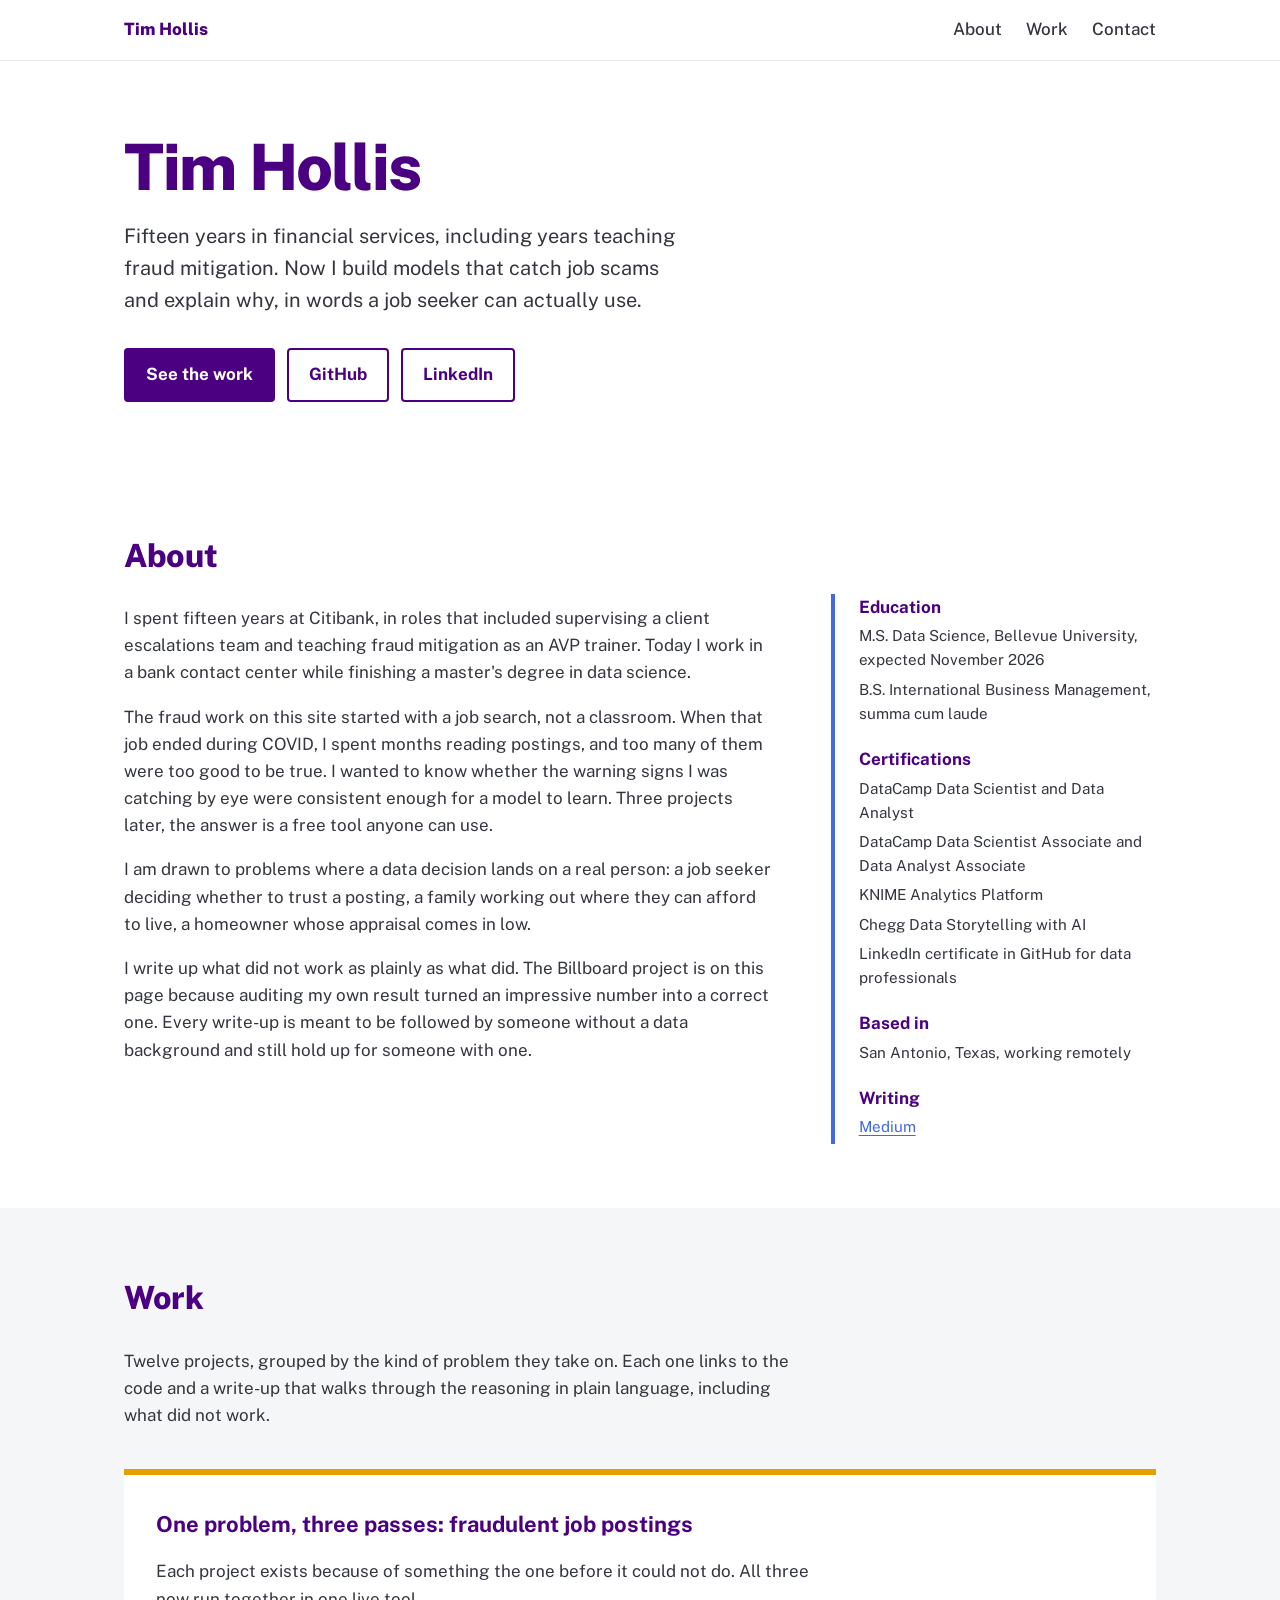
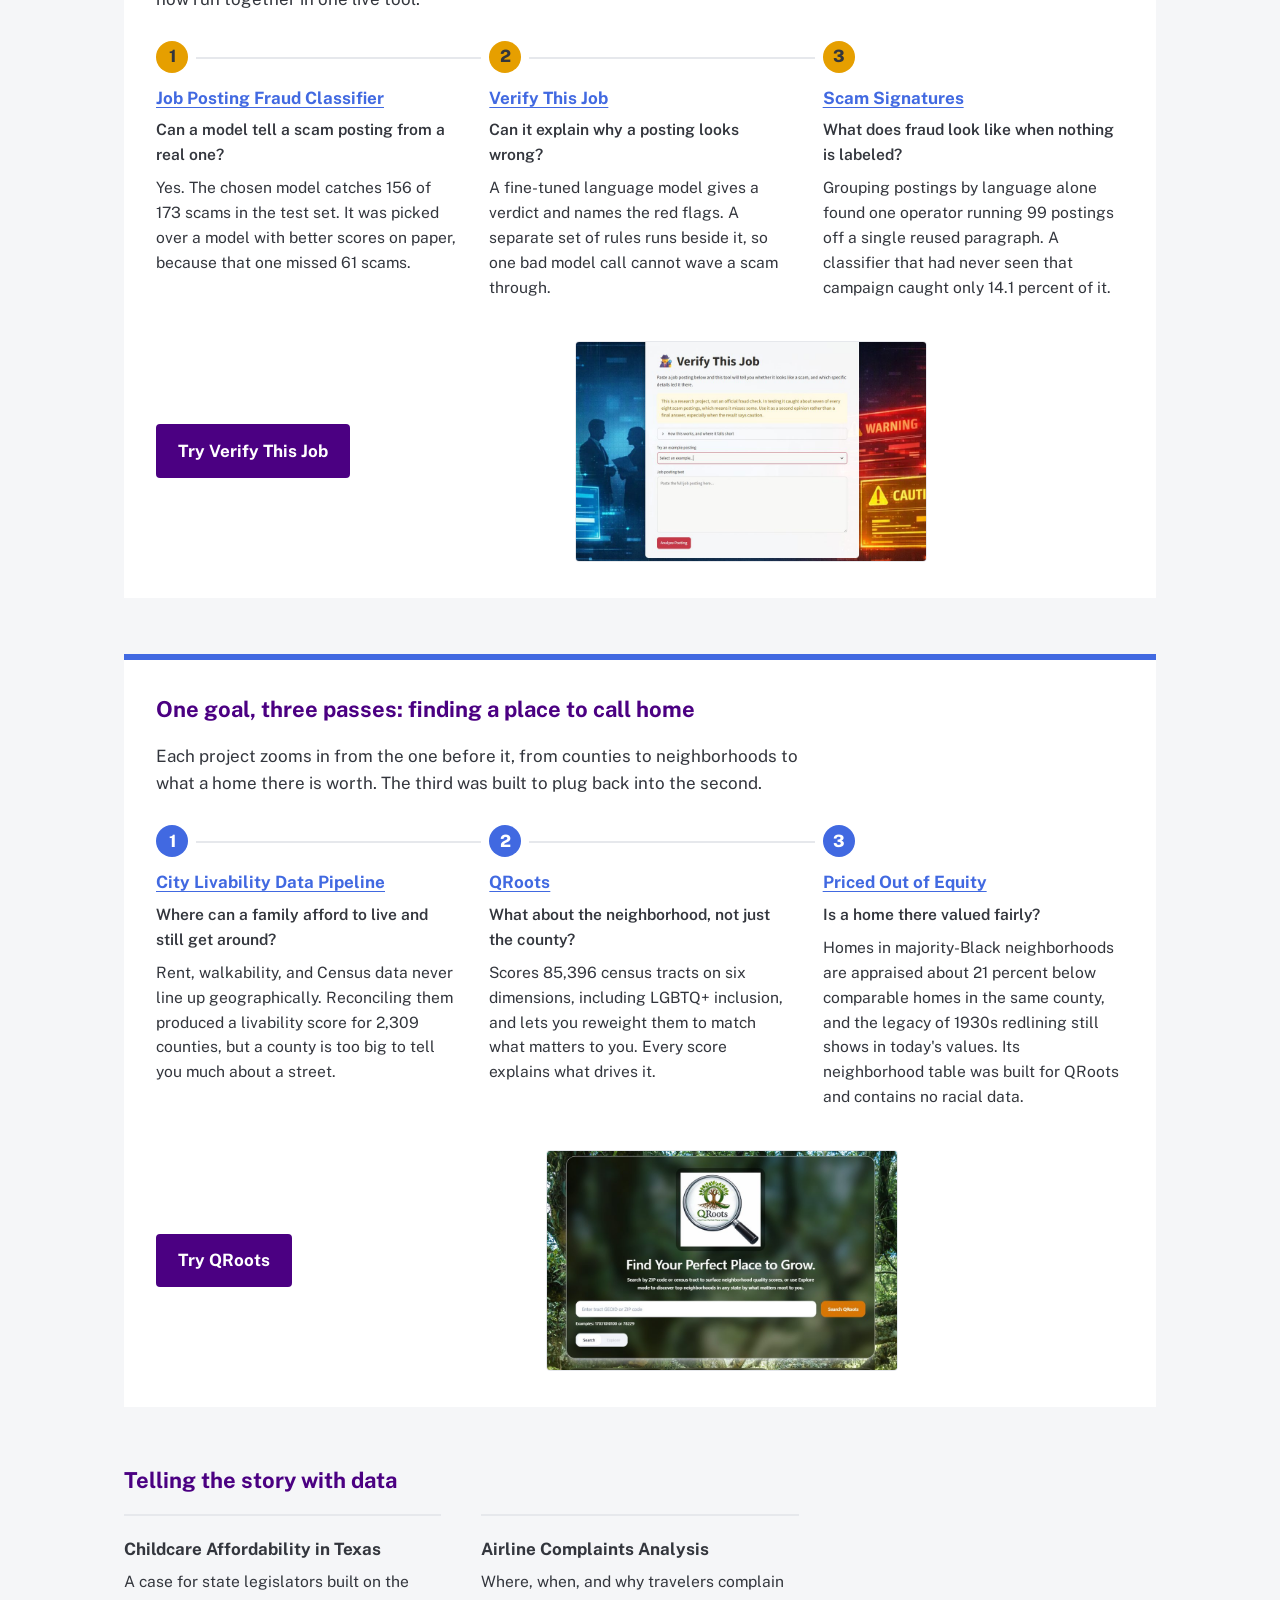
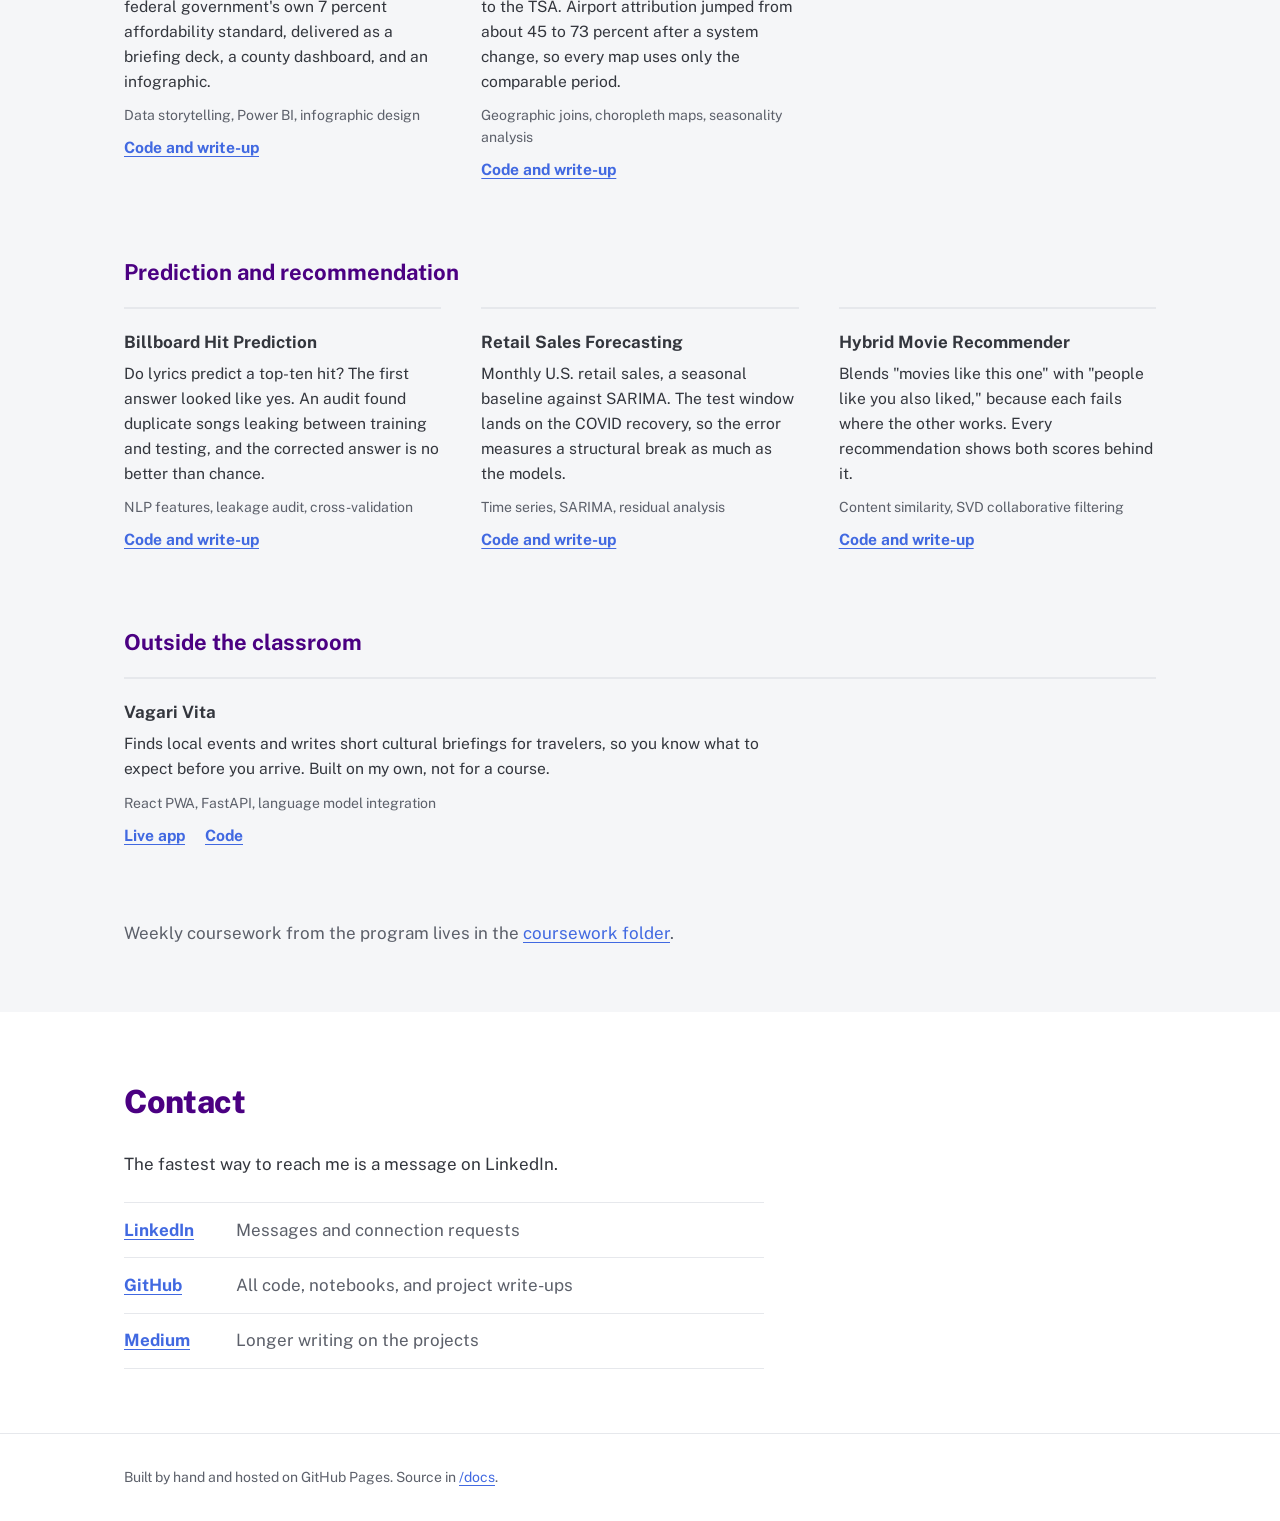
<file: docs/index.html>
<!DOCTYPE html>
<html lang="en">
<head>
  <meta charset="utf-8">
  <meta name="viewport" content="width=device-width, initial-scale=1">
  <title>Tim Hollis | Data Science Portfolio</title>
  <meta name="description" content="Data science portfolio of Tim Hollis: fraud detection, housing and place, data storytelling, and forecasting.">
  <link rel="preconnect" href="https://fonts.googleapis.com">
  <link rel="preconnect" href="https://fonts.gstatic.com" crossorigin>
  <link href="https://fonts.googleapis.com/css2?family=Public+Sans:wght@400;500;700;800&family=Source+Serif+4:opsz,wght@8..60,400;8..60,600&display=swap" rel="stylesheet">
  <link rel="stylesheet" href="style.css">
</head>
<body>

  <a class="skip-link" href="#main">Skip to content</a>

  <header class="site-nav">
    <div class="wrap nav-inner">
      <a class="nav-name" href="#top">Tim Hollis</a>
      <nav aria-label="Sections">
        <a href="#about">About</a>
        <a href="#work">Work</a>
        <a href="#contact">Contact</a>
      </nav>
    </div>
  </header>

  <main id="main">

    <section class="hero" id="top">
      <div class="wrap">
        <h1>Tim Hollis</h1>
        <p class="lede">
          Fifteen years in financial services, including years teaching fraud mitigation.
          Now I build models that catch job scams and explain why, in words a job seeker
          can actually use.
        </p>
        <div class="hero-actions">
          <a class="btn btn-primary" href="#work">See the work</a>
          <a class="btn btn-secondary" href="https://github.com/TTHollis">GitHub</a>
          <a class="btn btn-secondary" href="https://www.linkedin.com/in/timothy-hollis">LinkedIn</a>
        </div>
      </div>
    </section>

    <section class="section" id="about">
      <div class="wrap about-grid">
        <div class="about-text">
          <h2>About</h2>
          <p>
            I spent fifteen years at Citibank, in roles that included supervising a client
            escalations team and teaching fraud mitigation as an AVP trainer. Today I work in a
            bank contact center while finishing a master's degree in data science.
          </p>
          <p>
            The fraud work on this site started with a job search, not a classroom. When that job
            ended during COVID, I spent months reading postings, and too many of them were too
            good to be true. I wanted to know whether the warning signs I was catching by eye were
            consistent enough for a model to learn. Three projects later, the answer is a free tool
            anyone can use.
          </p>
          <p>
            I am drawn to problems where a data decision lands on a real person: a job seeker
            deciding whether to trust a posting, a family working out where they can afford to
            live, a homeowner whose appraisal comes in low.
          </p>
          <p>
            I write up what did not work as plainly as what did. The Billboard project is on this
            page because auditing my own result turned an impressive number into a correct one.
            Every write-up is meant to be followed by someone without a data background and still
            hold up for someone with one.
          </p>
        </div>

        <dl class="facts">
          <div>
            <dt>Education</dt>
            <dd>M.S. Data Science, Bellevue University, expected November 2026</dd>
            <dd>B.S. International Business Management, summa cum laude</dd>
          </div>
          <div>
            <dt>Certifications</dt>
            <dd>DataCamp Data Scientist and Data Analyst</dd>
            <dd>DataCamp Data Scientist Associate and Data Analyst Associate</dd>
            <dd>KNIME Analytics Platform</dd>
            <dd>Chegg Data Storytelling with AI</dd>
            <dd>LinkedIn certificate in GitHub for data professionals</dd>
          </div>
          <div>
            <dt>Based in</dt>
            <dd>San Antonio, Texas, working remotely</dd>
          </div>
          <div>
            <dt>Writing</dt>
            <dd><a href="https://medium.com/@TTHollis">Medium</a></dd>
          </div>
        </dl>
      </div>
    </section>

    <section class="section section-alt" id="work">
      <div class="wrap">
        <h2>Work</h2>
        <p class="section-intro">
          Twelve projects, grouped by the kind of problem they take on. Each one links to the code
          and a write-up that walks through the reasoning in plain language, including what did
          not work.
        </p>

        <article class="featured" aria-labelledby="featured-title">
          <h3 id="featured-title">One problem, three passes: fraudulent job postings</h3>
          <p class="featured-intro">
            Each project exists because of something the one before it could not do. All three
            now run together in one live tool.
          </p>
          <ol class="phases">
            <li>
              <h4><a href="https://github.com/TTHollis/DataSciencePortfolio/tree/main/projects/JobPostingFraudClassifier">Job Posting Fraud Classifier</a></h4>
              <p class="phase-q">Can a model tell a scam posting from a real one?</p>
              <p>Yes. The chosen model catches 156 of 173 scams in the test set. It was picked over
                a model with better scores on paper, because that one missed 61 scams.</p>
            </li>
            <li>
              <h4><a href="https://github.com/TTHollis/VerifyThisJob">Verify This Job</a></h4>
              <p class="phase-q">Can it explain why a posting looks wrong?</p>
              <p>A fine-tuned language model gives a verdict and names the red flags. A separate
                set of rules runs beside it, so one bad model call cannot wave a scam through.</p>
            </li>
            <li>
              <h4><a href="https://github.com/TTHollis/DataSciencePortfolio/tree/main/projects/ScamSignatures">Scam Signatures</a></h4>
              <p class="phase-q">What does fraud look like when nothing is labeled?</p>
              <p>Grouping postings by language alone found one operator running 99 postings off a
                single reused paragraph. A classifier that had never seen that campaign caught only
                14.1 percent of it.</p>
            </li>
          </ol>
          <div class="featured-cta">
            <a class="btn btn-primary" href="https://verifythisjob.streamlit.app">Try Verify This Job</a>
            <a class="preview" href="https://verifythisjob.streamlit.app" tabindex="-1" aria-hidden="true">
              <img src="img/preview-verifythisjob.jpg" alt="" width="960" height="600" loading="lazy">
            </a>
          </div>
        </article>

        <article class="featured featured-place" aria-labelledby="featured-place-title">
          <h3 id="featured-place-title">One goal, three passes: finding a place to call home</h3>
          <p class="featured-intro">
            Each project zooms in from the one before it, from counties to neighborhoods to what a
            home there is worth. The third was built to plug back into the second.
          </p>
          <ol class="phases">
            <li>
              <h4><a href="https://github.com/TTHollis/DataSciencePortfolio/tree/main/projects/CityLivabilityDataPipeline">City Livability Data Pipeline</a></h4>
              <p class="phase-q">Where can a family afford to live and still get around?</p>
              <p>Rent, walkability, and Census data never line up geographically. Reconciling them
                produced a livability score for 2,309 counties, but a county is too big to tell you
                much about a street.</p>
            </li>
            <li>
              <h4><a href="https://github.com/TTHollis/QRoots">QRoots</a></h4>
              <p class="phase-q">What about the neighborhood, not just the county?</p>
              <p>Scores 85,396 census tracts on six dimensions, including LGBTQ+ inclusion, and lets
                you reweight them to match what matters to you. Every score explains what drives it.</p>
            </li>
            <li>
              <h4><a href="https://github.com/TTHollis/PricedOutOfEquity">Priced Out of Equity</a></h4>
              <p class="phase-q">Is a home there valued fairly?</p>
              <p>Homes in majority-Black neighborhoods are appraised about 21 percent below comparable
                homes in the same county, and the legacy of 1930s redlining still shows in today's
                values. Its neighborhood table was built for QRoots and contains no racial data.</p>
            </li>
          </ol>
          <div class="featured-cta">
            <a class="btn btn-primary" href="https://qroots.onrender.com">Try QRoots</a>
            <a class="preview" href="https://qroots.onrender.com" tabindex="-1" aria-hidden="true">
              <img src="img/preview-qroots.jpg" alt="" width="960" height="600" loading="lazy">
            </a>
          </div>
        </article>

        <div class="group">
          <h3>Telling the story with data</h3>
          <div class="project-grid">
            <article class="project">
              <h4>Childcare Affordability in Texas</h4>
              <p>A case for state legislators built on the federal government's own 7 percent
                affordability standard, delivered as a briefing deck, a county dashboard, and an
                infographic.</p>
              <p class="methods">Data storytelling, Power BI, infographic design</p>
              <p class="links"><a href="https://github.com/TTHollis/DataSciencePortfolio/tree/main/projects/ChildcareAffordabilityTexas">Code and write-up</a></p>
            </article>
            <article class="project">
              <h4>Airline Complaints Analysis</h4>
              <p>Where, when, and why travelers complain to the TSA. Airport attribution jumped
                from about 45 to 73 percent after a system change, so every map uses only the
                comparable period.</p>
              <p class="methods">Geographic joins, choropleth maps, seasonality analysis</p>
              <p class="links"><a href="https://github.com/TTHollis/DataSciencePortfolio/tree/main/projects/AirlineComplaintsAnalysis">Code and write-up</a></p>
            </article>
          </div>
        </div>

        <div class="group">
          <h3>Prediction and recommendation</h3>
          <div class="project-grid">
            <article class="project">
              <h4>Billboard Hit Prediction</h4>
              <p>Do lyrics predict a top-ten hit? The first answer looked like yes. An audit found
                duplicate songs leaking between training and testing, and the corrected answer is
                no better than chance.</p>
              <p class="methods">NLP features, leakage audit, cross-validation</p>
              <p class="links"><a href="https://github.com/TTHollis/DataSciencePortfolio/tree/main/projects/BillboardHitPrediction">Code and write-up</a></p>
            </article>
            <article class="project">
              <h4>Retail Sales Forecasting</h4>
              <p>Monthly U.S. retail sales, a seasonal baseline against SARIMA. The test window
                lands on the COVID recovery, so the error measures a structural break as much as
                the models.</p>
              <p class="methods">Time series, SARIMA, residual analysis</p>
              <p class="links"><a href="https://github.com/TTHollis/DataSciencePortfolio/tree/main/projects/RetailSalesForecasting">Code and write-up</a></p>
            </article>
            <article class="project">
              <h4>Hybrid Movie Recommender</h4>
              <p>Blends "movies like this one" with "people like you also liked," because each
                fails where the other works. Every recommendation shows both scores behind it.</p>
              <p class="methods">Content similarity, SVD collaborative filtering</p>
              <p class="links"><a href="https://github.com/TTHollis/DataSciencePortfolio/tree/main/projects/HybridMovieRecommender">Code and write-up</a></p>
            </article>
          </div>
        </div>

        <div class="group">
          <h3>Outside the classroom</h3>
          <article class="project">
            <h4>Vagari Vita</h4>
            <p>Finds local events and writes short cultural briefings for travelers, so you know
              what to expect before you arrive. Built on my own, not for a course.</p>
            <p class="methods">React PWA, FastAPI, language model integration</p>
            <p class="links"><a href="https://vagarivita.onrender.com">Live app</a><a href="https://github.com/TTHollis/VagariVita">Code</a></p>
          </article>
        </div>

        <p class="work-footer">Weekly coursework from the program lives in the
          <a href="https://github.com/TTHollis/DataSciencePortfolio/tree/main/coursework">coursework folder</a>.</p>
      </div>
    </section>

    <section class="section" id="contact">
      <div class="wrap">
        <h2>Contact</h2>
        <p>The fastest way to reach me is a message on LinkedIn.</p>
        <ul class="contact-list">
          <li><a href="https://www.linkedin.com/in/timothy-hollis">LinkedIn</a><span>Messages and connection requests</span></li>
          <li><a href="https://github.com/TTHollis">GitHub</a><span>All code, notebooks, and project write-ups</span></li>
          <li><a href="https://medium.com/@TTHollis">Medium</a><span>Longer writing on the projects</span></li>
        </ul>
      </div>
    </section>

  </main>

  <footer class="site-footer">
    <div class="wrap">
      <p>Built by hand and hosted on GitHub Pages. Source in
        <a href="https://github.com/TTHollis/DataSciencePortfolio/tree/main/docs">/docs</a>.</p>
    </div>
  </footer>

</body>
</html>
</file>
<file: docs/style.css>
:root {
  --royal-blue: #4169E1;
  --purple: #4B0082;
  --forest-green: #228B22;
  --amber: #E69F00;
  --light-gray: #E6E8EC;
  --dark-gray: #33363D;

  --bg: #FFFFFF;
  --surface: #F5F6F8;
  --text: var(--dark-gray);
  --muted: #5C606A;

  --sans: 'Public Sans', system-ui, -apple-system, 'Segoe UI', Arial, sans-serif;
  --serif: 'Source Serif 4', Georgia, 'Times New Roman', serif;

  --wrap: 1080px;
  --nav-h: 3.75rem;
  color-scheme: light;
}

*, *::before, *::after { box-sizing: border-box; }

html { scroll-behavior: smooth; }
@media (prefers-reduced-motion: reduce) { html { scroll-behavior: auto; } }

body {
  margin: 0;
  font-family: var(--sans);
  font-size: 1.0625rem;
  line-height: 1.6;
  color: var(--text);
  background: var(--bg);
}

img { max-width: 100%; height: auto; }

a { color: var(--royal-blue); text-underline-offset: 0.18em; }
a:hover { color: var(--purple); }
:focus-visible { outline: 3px solid var(--amber); outline-offset: 2px; }

.wrap { max-width: var(--wrap); margin: 0 auto; padding: 0 1.5rem; }

.skip-link {
  position: absolute; left: -999px; top: 0.5rem;
  background: var(--purple); color: #fff; padding: 0.5rem 1rem; z-index: 20;
}
.skip-link:focus { left: 0.5rem; }

/* Nav */
.site-nav {
  position: sticky; top: 0; z-index: 10;
  background: var(--bg);
  border-bottom: 1px solid var(--light-gray);
}
.nav-inner {
  display: flex; align-items: center; justify-content: space-between;
  height: var(--nav-h);
}
.nav-name { font-weight: 800; color: var(--purple); text-decoration: none; }
.site-nav nav { display: flex; gap: 1.5rem; }
.site-nav nav a { color: var(--text); text-decoration: none; font-weight: 500; }
.site-nav nav a:hover { color: var(--royal-blue); text-decoration: underline; }

section[id] { scroll-margin-top: var(--nav-h); }

/* Hero */
.hero { padding: 4.5rem 0 4rem; }
.hero h1 {
  font-size: clamp(2.5rem, 6vw, 4rem);
  line-height: 1.05;
  font-weight: 800;
  color: var(--purple);
  margin: 0 0 1.25rem;
  letter-spacing: -0.02em;
}
.lede { font-size: 1.25rem; max-width: 46ch; margin: 0 0 2rem; }

.hero-actions { display: flex; flex-wrap: wrap; gap: 0.75rem; }
.btn {
  display: inline-block;
  padding: 0.7rem 1.25rem;
  border-radius: 4px;
  font-weight: 700;
  text-decoration: none;
  border: 2px solid var(--purple);
}
.btn-primary { background: var(--purple); color: #fff; }
.btn-primary:hover { background: var(--royal-blue); border-color: var(--royal-blue); color: #fff; }
.btn-secondary { background: transparent; color: var(--purple); }
.btn-secondary:hover { background: var(--surface); color: var(--purple); }

/* Sections */
.section { padding: 4rem 0; }
.section-alt { background: var(--surface); }
.section h2 {
  font-size: 2rem;
  font-weight: 800;
  color: var(--purple);
  margin: 0 0 1.5rem;
  letter-spacing: -0.01em;
}
.section p { max-width: 68ch; }
.placeholder { color: var(--muted); }

/* Contact */
.contact-list { list-style: none; padding: 0; margin: 1.5rem 0 0; max-width: 40rem; }
.contact-list li {
  display: flex; flex-wrap: wrap; align-items: baseline; gap: 0.25rem 1rem;
  padding: 0.85rem 0;
  border-top: 1px solid var(--light-gray);
}
.contact-list li:last-child { border-bottom: 1px solid var(--light-gray); }
.contact-list a { font-weight: 700; min-width: 6rem; }
.contact-list span { color: var(--muted); }

/* Footer */
.site-footer { padding: 2rem 0; border-top: 1px solid var(--light-gray); font-size: 0.875rem; color: var(--muted); }
.site-footer p { margin: 0; }

/* Mobile */
@media (max-width: 820px) {
  .hero { padding: 3rem 0; }
    .site-nav nav { gap: 1rem; }
}

/* Work */
.section-intro { margin: 0 0 2.5rem; }
.section h3 { font-size: 1.375rem; font-weight: 700; color: var(--purple); margin: 0 0 1rem; }
.section h4 { font-size: 1.0625rem; font-weight: 700; margin: 0 0 0.4rem; }

.featured {
  --accent: var(--amber);
  --accent-ink: var(--dark-gray);
  background: var(--bg);
  border-top: 6px solid var(--accent);
  padding: 2rem 2rem 2.25rem;
  margin-bottom: 3.5rem;
}

.featured-place {
  --accent: var(--royal-blue);
  --accent-ink: #fff;
}

.featured-intro { margin: 0 0 1.75rem; }
.phases {
  list-style: none;
  counter-reset: phase;
  display: grid;
  grid-template-columns: repeat(3, 1fr);
  gap: 2rem;
  padding: 0;
  margin: 0 0 2rem;
}
.phases li { counter-increment: phase; position: relative; padding-top: 2.75rem; }
.phases li::before {
  content: counter(phase);
  position: absolute; top: 0; left: 0;
  width: 2rem; height: 2rem;
  border-radius: 50%;
  background: var(--accent);
  color: var(--accent-ink);
  font-weight: 800;
  display: flex; align-items: center; justify-content: center;
}
.phases li:not(:last-child)::after {
  content: '';
  position: absolute; top: 1rem; left: 2.5rem; right: -1.5rem;
  border-top: 2px solid var(--light-gray);
}
.phases p { font-size: 0.975rem; margin: 0 0 0.5rem; }
.phase-q { font-weight: 600; color: var(--dark-gray); }

.featured-cta {
  display: flex;
  flex-wrap: wrap;
  align-items: center;
  gap: 1.25rem 1.75rem;
}
.preview {
  display: block;
  width: min(100%, 22rem);
  border: 1px solid var(--light-gray);
  border-radius: 4px;
  overflow: hidden;
}
.preview img { display: block; width: 100%; height: auto; }
.preview:hover { border-color: var(--accent); }
.featured-cta .preview { margin-inline: auto; }

.group { margin-bottom: 3rem; }
.project-grid {
  display: grid;
  grid-template-columns: repeat(auto-fill, minmax(300px, 1fr));
  gap: 0 2.5rem;
}
.project { border-top: 2px solid var(--light-gray); padding: 1.25rem 0 1.5rem; }
.project p { font-size: 0.975rem; margin: 0 0 0.6rem; }
.project .methods { color: var(--muted); font-size: 0.875rem; }
.project .links { display: flex; gap: 1.25rem; margin: 0; font-weight: 700; }
.project-pending h4 { color: var(--muted); }
.project-pending { border-top-style: dashed; }

.work-footer { margin: 1rem 0 0; color: var(--muted); }

@media (max-width: 820px) {
  .featured { padding: 1.5rem 1.25rem 1.75rem; }
  .phases { grid-template-columns: 1fr; gap: 1.5rem; }
  .phases li:not(:last-child)::after { display: none; }
}

/* About */
.about-grid {
  display: grid;
  grid-template-columns: minmax(0, 2fr) minmax(0, 1fr);
  gap: 3.5rem;
  align-items: start;
}
.facts {
  margin: 4rem 0 0;
  border-left: 4px solid var(--royal-blue);
  padding-left: 1.5rem;
}
.facts div + div { margin-top: 1.25rem; }
.facts dt { font-weight: 700; color: var(--purple); margin-bottom: 0.2rem; }
.facts dd { margin: 0 0 0.3rem; font-size: 0.95rem; }

@media (max-width: 820px) {
  .about-grid { grid-template-columns: 1fr; gap: 2rem; }
  .facts { margin-top: 0; }
}
</file>
